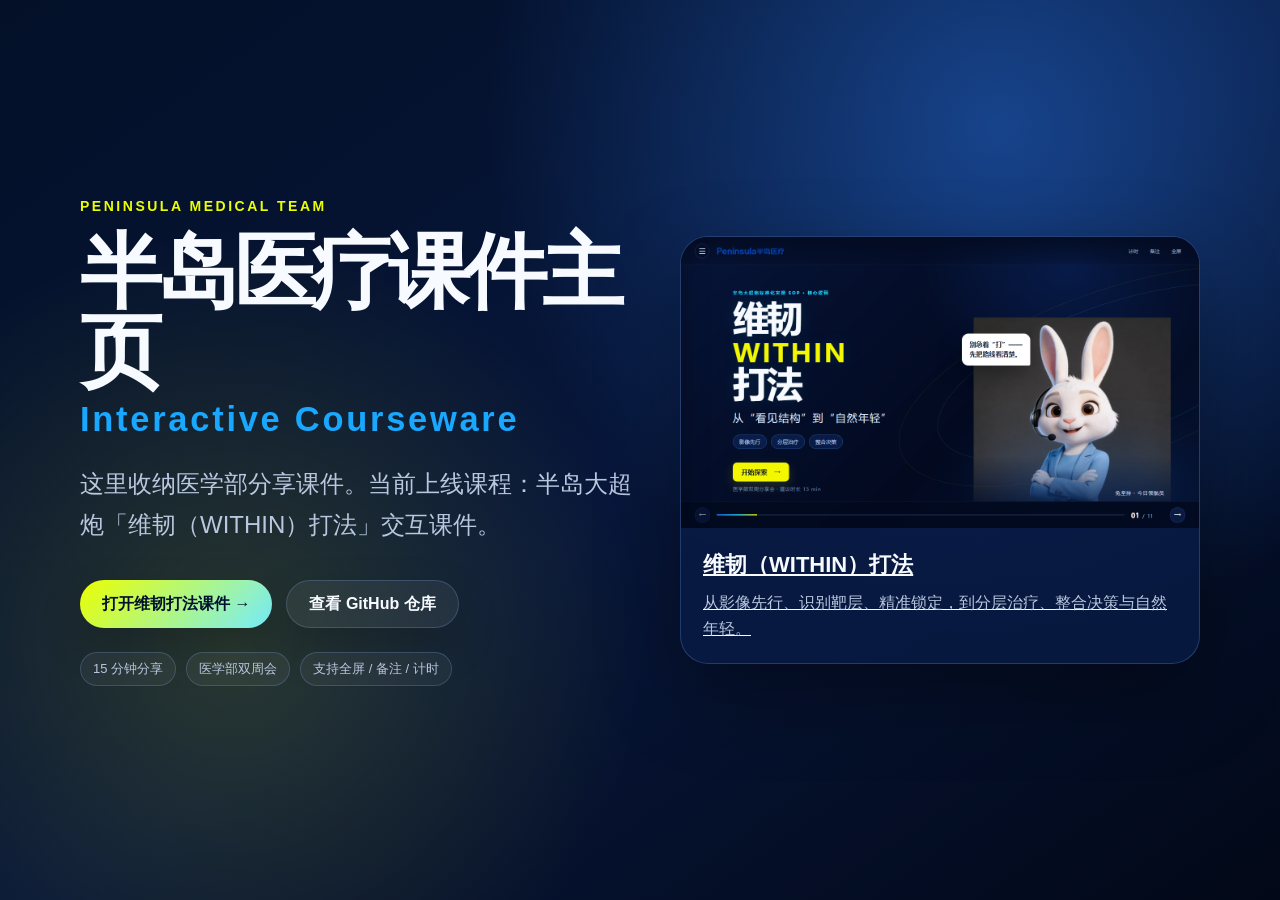
<file: index.html>
<!doctype html>
<html lang="zh-CN">
<head>
  <meta charset="utf-8">
  <meta name="viewport" content="width=device-width, initial-scale=1">
  <meta name="theme-color" content="#06122f">
  <title>Peninsula Medical Team｜半岛医疗课件主页</title>
  <style>
    :root {
      color-scheme: dark;
      --bg: #06122f;
      --card: rgba(9, 27, 69, .82);
      --line: rgba(138, 184, 255, .22);
      --text: #f7fbff;
      --muted: #b9c7df;
      --blue: #19a8ff;
      --yellow: #ecff00;
    }

    * {
      box-sizing: border-box;
    }

    body {
      margin: 0;
      min-height: 100vh;
      font-family: "Microsoft YaHei", "PingFang SC", "Helvetica Neue", Arial, sans-serif;
      color: var(--text);
      background:
        radial-gradient(circle at 78% 14%, rgba(46, 132, 255, .42), transparent 32rem),
        radial-gradient(circle at 18% 72%, rgba(236, 255, 0, .15), transparent 26rem),
        linear-gradient(145deg, #031028 0%, #07163a 52%, #020817 100%);
    }

    main {
      width: min(1120px, calc(100% - 40px));
      min-height: 100vh;
      margin: 0 auto;
      display: grid;
      grid-template-columns: 1fr minmax(320px, 520px);
      align-items: center;
      gap: 42px;
      padding: 56px 0;
    }

    .eyebrow {
      margin: 0 0 18px;
      color: var(--yellow);
      font-size: 14px;
      font-weight: 800;
      letter-spacing: .18em;
      text-transform: uppercase;
    }

    h1 {
      margin: 0;
      font-size: clamp(42px, 7vw, 82px);
      line-height: .98;
      letter-spacing: -.06em;
    }

    h1 span {
      display: block;
      margin-top: 10px;
      color: var(--blue);
      letter-spacing: .08em;
      font-size: .42em;
    }

    .lead {
      margin: 28px 0 0;
      max-width: 680px;
      color: var(--muted);
      font-size: clamp(18px, 2.2vw, 24px);
      line-height: 1.7;
    }

    .actions {
      display: flex;
      flex-wrap: wrap;
      gap: 14px;
      margin-top: 34px;
    }

    a {
      color: inherit;
    }

    .button {
      display: inline-flex;
      align-items: center;
      justify-content: center;
      gap: 10px;
      min-height: 48px;
      padding: 0 22px;
      border-radius: 999px;
      border: 1px solid var(--line);
      text-decoration: none;
      font-weight: 800;
      background: rgba(255, 255, 255, .06);
      box-shadow: 0 18px 44px rgba(0, 0, 0, .2);
    }

    .button.primary {
      color: #00122d;
      border: 0;
      background: linear-gradient(135deg, var(--yellow), #76edff);
    }

    .course-card {
      border: 1px solid var(--line);
      border-radius: 28px;
      overflow: hidden;
      background: var(--card);
      box-shadow: 0 30px 80px rgba(0, 0, 0, .34);
    }

    .course-card img {
      display: block;
      width: 100%;
      aspect-ratio: 16 / 9;
      object-fit: cover;
      background: #08183e;
    }

    .course-card div {
      padding: 22px;
    }

    .course-card h2 {
      margin: 0 0 10px;
      font-size: 22px;
    }

    .course-card p {
      margin: 0;
      color: var(--muted);
      line-height: 1.6;
    }

    .meta {
      display: flex;
      flex-wrap: wrap;
      gap: 10px;
      margin-top: 24px;
      padding: 0;
      list-style: none;
    }

    .meta li {
      padding: 7px 12px;
      border: 1px solid var(--line);
      border-radius: 999px;
      color: var(--muted);
      background: rgba(255, 255, 255, .05);
      font-size: 13px;
    }

    @media (max-width: 860px) {
      main {
        grid-template-columns: 1fr;
      }
    }
  </style>
</head>
<body>
  <main>
    <section>
      <p class="eyebrow">Peninsula Medical Team</p>
      <h1>半岛医疗课件主页 <span>Interactive Courseware</span></h1>
      <p class="lead">这里收纳医学部分享课件。当前上线课程：半岛大超炮「维韧（WITHIN）打法」交互课件。</p>
      <div class="actions">
        <a class="button primary" href="./within-course/">打开维韧打法课件 →</a>
        <a class="button" href="https://github.com/schweineChan/Peninsula-Medical-Team">查看 GitHub 仓库</a>
      </div>
      <ul class="meta" aria-label="课程信息">
        <li>15 分钟分享</li>
        <li>医学部双周会</li>
        <li>支持全屏 / 备注 / 计时</li>
      </ul>
    </section>

    <a class="course-card" href="./within-course/" aria-label="打开维韧打法交互课件">
      <img src="./within-course/preview.png" alt="维韧打法交互课件预览">
      <div>
        <h2>维韧（WITHIN）打法</h2>
        <p>从影像先行、识别靶层、精准锁定，到分层治疗、整合决策与自然年轻。</p>
      </div>
    </a>
  </main>
</body>
</html>
</file>
